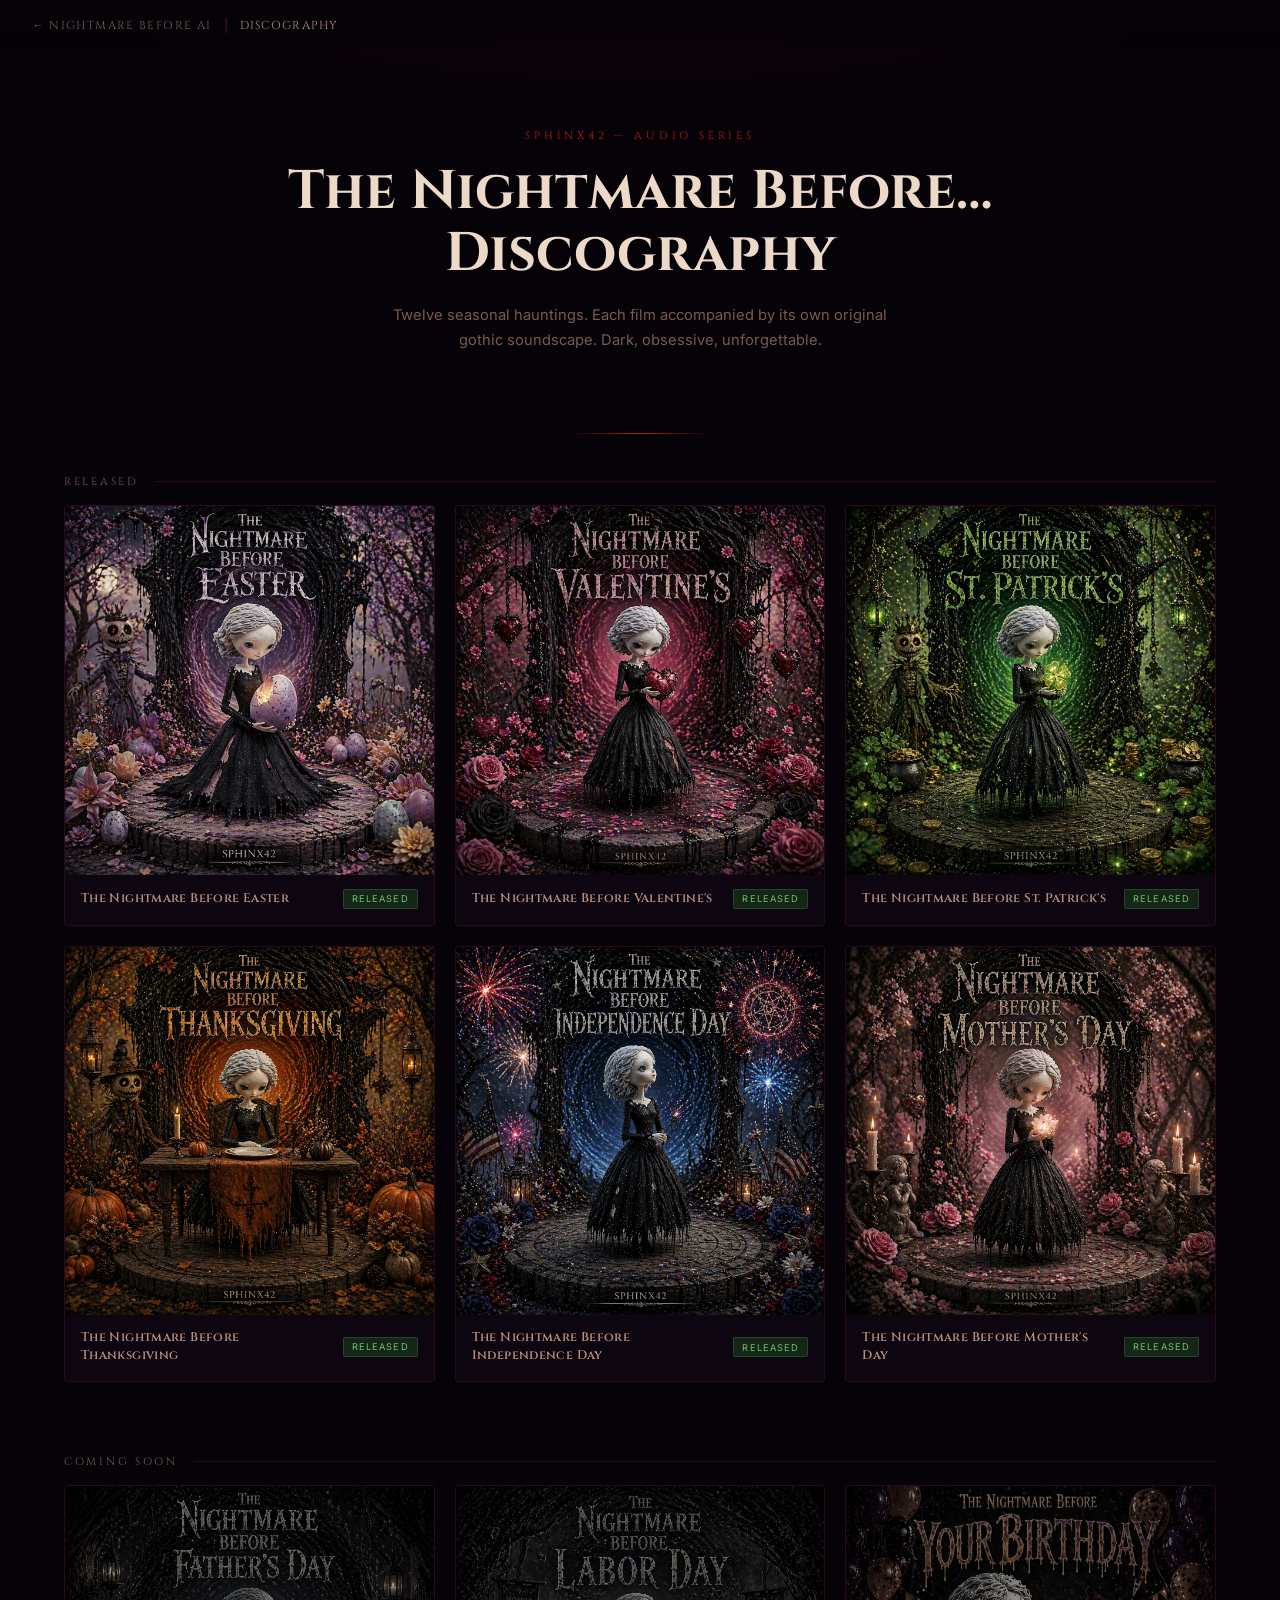
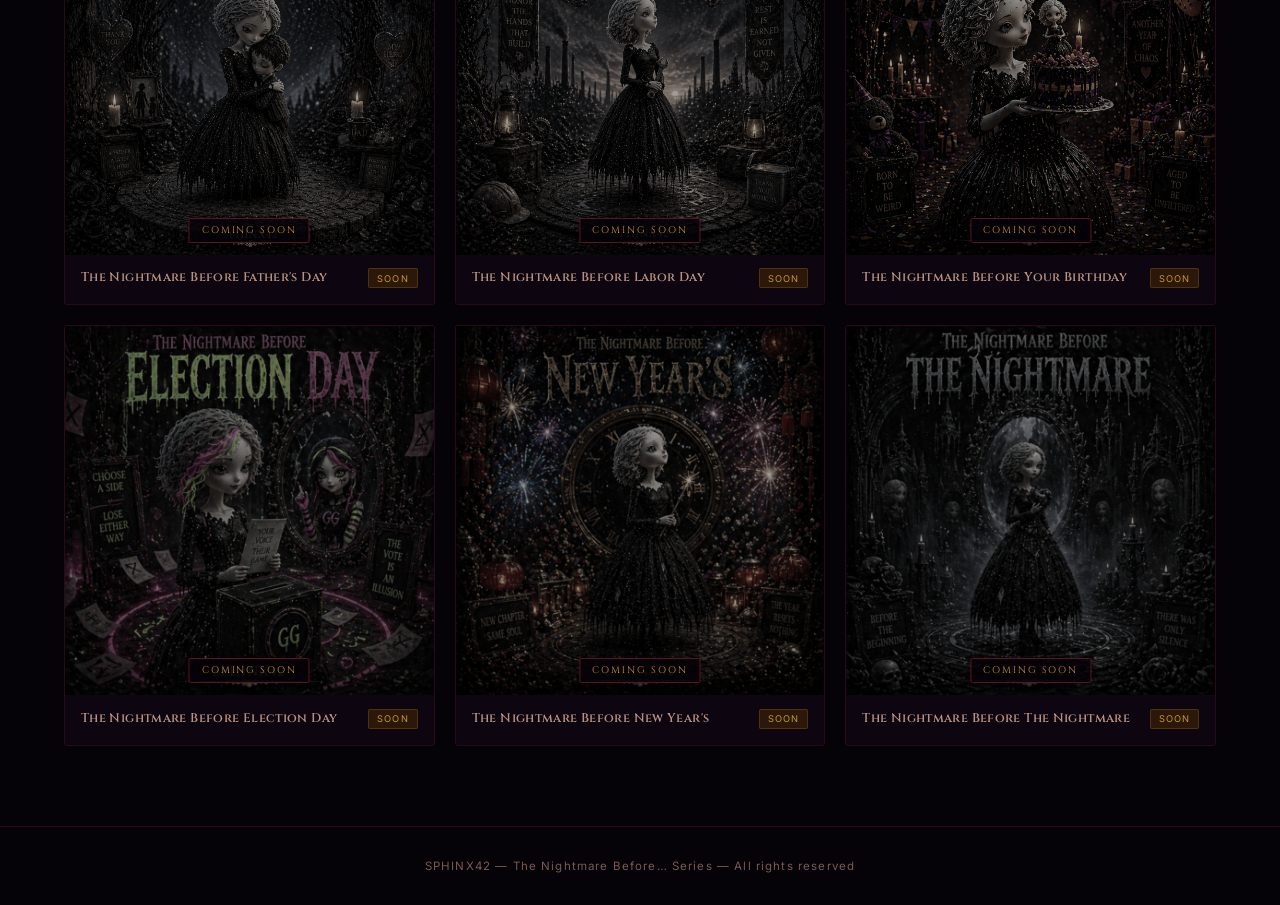
<file: music.html>
<!DOCTYPE html>
<html lang="en">
<head>
  <meta charset="UTF-8" />
  <meta name="viewport" content="width=device-width, initial-scale=1.0" />
  <title>Discography — The Nightmare Before… | SPHINX42</title>
  <meta name="description" content="The complete audio discography of The Nightmare Before… series by SPHINX42. Twelve seasonal hauntings, each with its own original gothic soundscape." />
  <link href="https://fonts.googleapis.com/css2?family=Cinzel:wght@400;600;700&family=Inter:wght@400;500&display=swap" rel="stylesheet">
  <style>
    *, *::before, *::after { box-sizing: border-box; margin: 0; padding: 0; }

    :root {
      --bg:          #050208;
      --bg-card:     #0D0510;
      --border:      #2A0A1A;
      --border-mid:  #5A1420;
      --crimson:     #C41A1A;
      --ember:       #D94C0A;
      --gold:        #C8952A;
      --text:        #EDD9C8;
      --text-mid:    #B89080;
      --text-muted:  #7A5A50;
      --font-head:   'Cinzel', Georgia, serif;
      --font-body:   'Inter', system-ui, sans-serif;
    }

    html { scroll-behavior: smooth; }

    body {
      background: var(--bg);
      color: var(--text);
      font-family: var(--font-body);
      min-height: 100vh;
    }

    /* ── NAV ── */
    nav {
      position: fixed;
      top: 0; left: 0; right: 0;
      z-index: 100;
      padding: 1.1rem 2rem;
      display: flex;
      align-items: center;
      gap: 0.75rem;
      background: linear-gradient(to bottom, rgba(5,2,8,0.97) 60%, transparent);
    }
    .nav-back {
      color: var(--text-muted);
      text-decoration: none;
      font-family: var(--font-head);
      font-size: 0.72rem;
      letter-spacing: 0.12em;
      text-transform: uppercase;
      transition: color 0.2s;
    }
    .nav-back:hover { color: var(--crimson); }
    .nav-sep { color: var(--border-mid); font-size: 0.8rem; }
    .nav-label {
      color: var(--text-mid);
      font-family: var(--font-head);
      font-size: 0.72rem;
      letter-spacing: 0.1em;
      text-transform: uppercase;
    }

    /* ── HERO ── */
    .hero {
      padding: 8rem 2rem 2.5rem;
      text-align: center;
      position: relative;
    }
    .hero::before {
      content: '';
      position: absolute;
      inset: 0;
      background: radial-gradient(ellipse 60% 40% at 50% 0%, rgba(196,26,26,0.08), transparent 70%);
      pointer-events: none;
    }
    .eyebrow {
      font-family: var(--font-head);
      font-size: 0.68rem;
      letter-spacing: 0.35em;
      text-transform: uppercase;
      color: var(--crimson);
      margin-bottom: 1.1rem;
    }
    h1 {
      font-family: var(--font-head);
      font-size: clamp(1.9rem, 5vw, 3.4rem);
      font-weight: 700;
      color: var(--text);
      line-height: 1.15;
      margin-bottom: 1.1rem;
    }
    .hero-sub {
      color: var(--text-muted);
      font-size: 0.92rem;
      max-width: 500px;
      margin: 0 auto;
      line-height: 1.7;
    }

    /* ── DIVIDER ── */
    .divider {
      width: 140px;
      height: 1px;
      background: linear-gradient(to right, transparent, var(--crimson), transparent);
      margin: 2.5rem auto;
    }

    /* ── SECTION LABEL ── */
    .section-label {
      max-width: 1200px;
      margin: 0 auto 1rem;
      padding: 0 1.5rem;
      font-family: var(--font-head);
      font-size: 0.68rem;
      letter-spacing: 0.25em;
      text-transform: uppercase;
      color: var(--text-muted);
      display: flex;
      align-items: center;
      gap: 1rem;
    }
    .section-label::after {
      content: '';
      flex: 1;
      height: 1px;
      background: var(--border);
    }

    /* ── GRID ── */
    .grid {
      max-width: 1200px;
      margin: 0 auto;
      padding: 0 1.5rem 2rem;
      display: grid;
      grid-template-columns: repeat(3, 1fr);
      gap: 1.25rem;
    }
    @media (max-width: 860px) { .grid { grid-template-columns: repeat(2, 1fr); } }
    @media (max-width: 520px) { .grid { grid-template-columns: 1fr; } }

    /* ── CARD ── */
    .card {
      background: var(--bg-card);
      border: 1px solid var(--border);
      border-radius: 3px;
      overflow: hidden;
      display: flex;
      flex-direction: column;
      text-decoration: none;
      color: inherit;
      position: relative;
      transition: border-color 0.3s, box-shadow 0.3s, transform 0.3s;
    }
    .card.released:hover {
      border-color: var(--border-mid);
      box-shadow: 0 0 40px rgba(196,26,26,0.18), 0 12px 40px rgba(0,0,0,0.7);
      transform: translateY(-5px);
    }
    .card.released:hover .overlay { opacity: 1; }
    .card.released:hover .art img { filter: brightness(0.65); }
    .card.coming-soon { cursor: default; }

    /* ── ART ── */
    .art {
      position: relative;
      aspect-ratio: 1;
      overflow: hidden;
      background: #0a0010;
    }
    .art img {
      width: 100%;
      height: 100%;
      object-fit: cover;
      display: block;
      transition: filter 0.35s;
    }
    .card.coming-soon .art img {
      filter: saturate(0.3) brightness(0.65);
    }

    /* ── HOVER OVERLAY ── */
    .overlay {
      position: absolute;
      inset: 0;
      display: flex;
      align-items: center;
      justify-content: center;
      background: rgba(5,2,8,0.45);
      opacity: 0;
      transition: opacity 0.3s;
    }
    .listen-btn {
      display: flex;
      align-items: center;
      gap: 0.45rem;
      background: var(--crimson);
      color: #fff;
      font-family: var(--font-head);
      font-size: 0.75rem;
      letter-spacing: 0.14em;
      text-transform: uppercase;
      padding: 0.6rem 1.3rem;
      border-radius: 2px;
      box-shadow: 0 4px 20px rgba(196,26,26,0.5);
    }
    .listen-btn svg { width: 16px; height: 16px; flex-shrink: 0; }

    /* ── COMING SOON STAMP ── */
    .soon-stamp {
      position: absolute;
      bottom: 0.75rem;
      left: 50%;
      transform: translateX(-50%);
      background: rgba(5,2,8,0.82);
      border: 1px solid var(--border-mid);
      color: var(--gold);
      font-family: var(--font-head);
      font-size: 0.6rem;
      letter-spacing: 0.2em;
      text-transform: uppercase;
      padding: 0.3rem 0.75rem;
      border-radius: 2px;
      white-space: nowrap;
    }

    /* ── CARD INFO ── */
    .info {
      padding: 0.85rem 1rem 1rem;
      display: flex;
      align-items: center;
      justify-content: space-between;
      gap: 0.5rem;
    }
    .card-title {
      font-family: var(--font-head);
      font-size: 0.78rem;
      font-weight: 600;
      letter-spacing: 0.03em;
      color: var(--text-mid);
      line-height: 1.45;
    }
    .badge {
      flex-shrink: 0;
      font-size: 0.58rem;
      letter-spacing: 0.12em;
      text-transform: uppercase;
      padding: 0.22rem 0.5rem;
      border-radius: 2px;
    }
    .badge-live   { background: rgba(30,80,30,0.45); color: #6EC26E; border: 1px solid rgba(70,150,70,0.3); }
    .badge-soon   { background: rgba(80,50,5,0.45);  color: var(--gold); border: 1px solid rgba(160,120,20,0.3); }

    /* ── FOOTER ── */
    footer {
      margin-top: 3rem;
      padding: 2rem;
      text-align: center;
      border-top: 1px solid var(--border);
      color: var(--text-muted);
      font-size: 0.72rem;
      letter-spacing: 0.1em;
    }
    footer a { color: var(--crimson); text-decoration: none; }
    footer a:hover { color: var(--ember); }
  </style>
</head>
<body>

<nav>
  <a href="/" class="nav-back">← Nightmare Before AI</a>
  <span class="nav-sep">|</span>
  <span class="nav-label">Discography</span>
</nav>

<header class="hero">
  <p class="eyebrow">SPHINX42 &mdash; Audio Series</p>
  <h1>The Nightmare Before&hellip;<br>Discography</h1>
  <p class="hero-sub">Twelve seasonal hauntings. Each film accompanied by its own original gothic soundscape. Dark, obsessive, unforgettable.</p>
</header>

<div class="divider"></div>

<div class="section-label">Released</div>
<div class="grid" id="grid-released"></div>

<div class="section-label" style="margin-top:2.5rem;">Coming Soon</div>
<div class="grid" id="grid-soon"></div>

<footer>
  <p>SPHINX42 &mdash; The Nightmare Before&hellip; Series &mdash; All rights reserved</p>
</footer>

<script>
const YT = `<svg viewBox="0 0 24 24" fill="currentColor" aria-hidden="true"><path d="M23.5 6.2a3 3 0 0 0-2.1-2.1C19.5 3.6 12 3.6 12 3.6s-7.5 0-9.4.5A3 3 0 0 0 .5 6.2 31.2 31.2 0 0 0 0 12a31.2 31.2 0 0 0 .5 5.8 3 3 0 0 0 2.1 2.1c1.9.5 9.4.5 9.4.5s7.5 0 9.4-.5a3 3 0 0 0 2.1-2.1A31.2 31.2 0 0 0 24 12a31.2 31.2 0 0 0-.5-5.8zM9.6 15.6V8.4l6.3 3.6-6.3 3.6z"/></svg>`;

const albums = [
  { title: "The Nightmare Before Easter",         img: "/assets/nightmare-before-easter.png",          youtube: "https://youtu.be/OO-leaaiA3o" },
  { title: "The Nightmare Before Valentine's",    img: "/assets/nightmare-before-valentines.png",      youtube: "https://youtu.be/iRtGTP2sWC4" },
  { title: "The Nightmare Before St. Patrick's",  img: "/assets/nightmare-before-stpatricks.png",      youtube: "https://youtu.be/6EBKuKmhyOc" },
  { title: "The Nightmare Before Thanksgiving",   img: "/assets/nightmare-before-thanksgiving.png",    youtube: "https://youtu.be/IDTeb4IyqBM" },
  { title: "The Nightmare Before Independence Day", img: "/assets/nightmare-before-independence-day.png", youtube: "https://youtu.be/pFEjSCJZKmk" },
  { title: "The Nightmare Before Mother's Day",   img: "/assets/nightmare-before-mothers-day.png",    youtube: "https://youtu.be/Od0xzQ0WK50" },
  { title: "The Nightmare Before Father's Day",   img: "/assets/nightmare-before-fathers-day.png",    youtube: null },
  { title: "The Nightmare Before Labor Day",      img: "/assets/nightmare-before-labor-day.png",      youtube: null },
  { title: "The Nightmare Before Your Birthday",  img: "/assets/nightmare-before-your-birthday.png",  youtube: null },
  { title: "The Nightmare Before Election Day",   img: "/assets/nightmare-before-election-day.png",   youtube: null },
  { title: "The Nightmare Before New Year's",     img: "/assets/nightmare-before-new-years.png",      youtube: null },
  { title: "The Nightmare Before The Nightmare",  img: "/assets/nightmare-before-the-nightmare.png",  youtube: null },
];

function buildCard(album) {
  const released = !!album.youtube;
  const el = document.createElement(released ? 'a' : 'div');
  el.className = `card ${released ? 'released' : 'coming-soon'}`;
  if (released) {
    el.href = album.youtube;
    el.target = '_blank';
    el.rel = 'noopener noreferrer';
    el.setAttribute('aria-label', `Listen to ${album.title} on YouTube`);
  }
  el.innerHTML = `
    <div class="art">
      <img src="${album.img}" alt="${album.title}" loading="lazy" />
      ${released
        ? `<div class="overlay"><div class="listen-btn">${YT} Watch Film</div></div>`
        : `<div class="soon-stamp">Coming Soon</div>`
      }
    </div>
    <div class="info">
      <span class="card-title">${album.title}</span>
      <span class="badge ${released ? 'badge-live' : 'badge-soon'}">${released ? 'Released' : 'Soon'}</span>
    </div>
  `;
  return el;
}

const releasedGrid = document.getElementById('grid-released');
const soonGrid     = document.getElementById('grid-soon');

albums.forEach(a => {
  (a.youtube ? releasedGrid : soonGrid).appendChild(buildCard(a));
});
</script>

</body>
</html>
</file>
